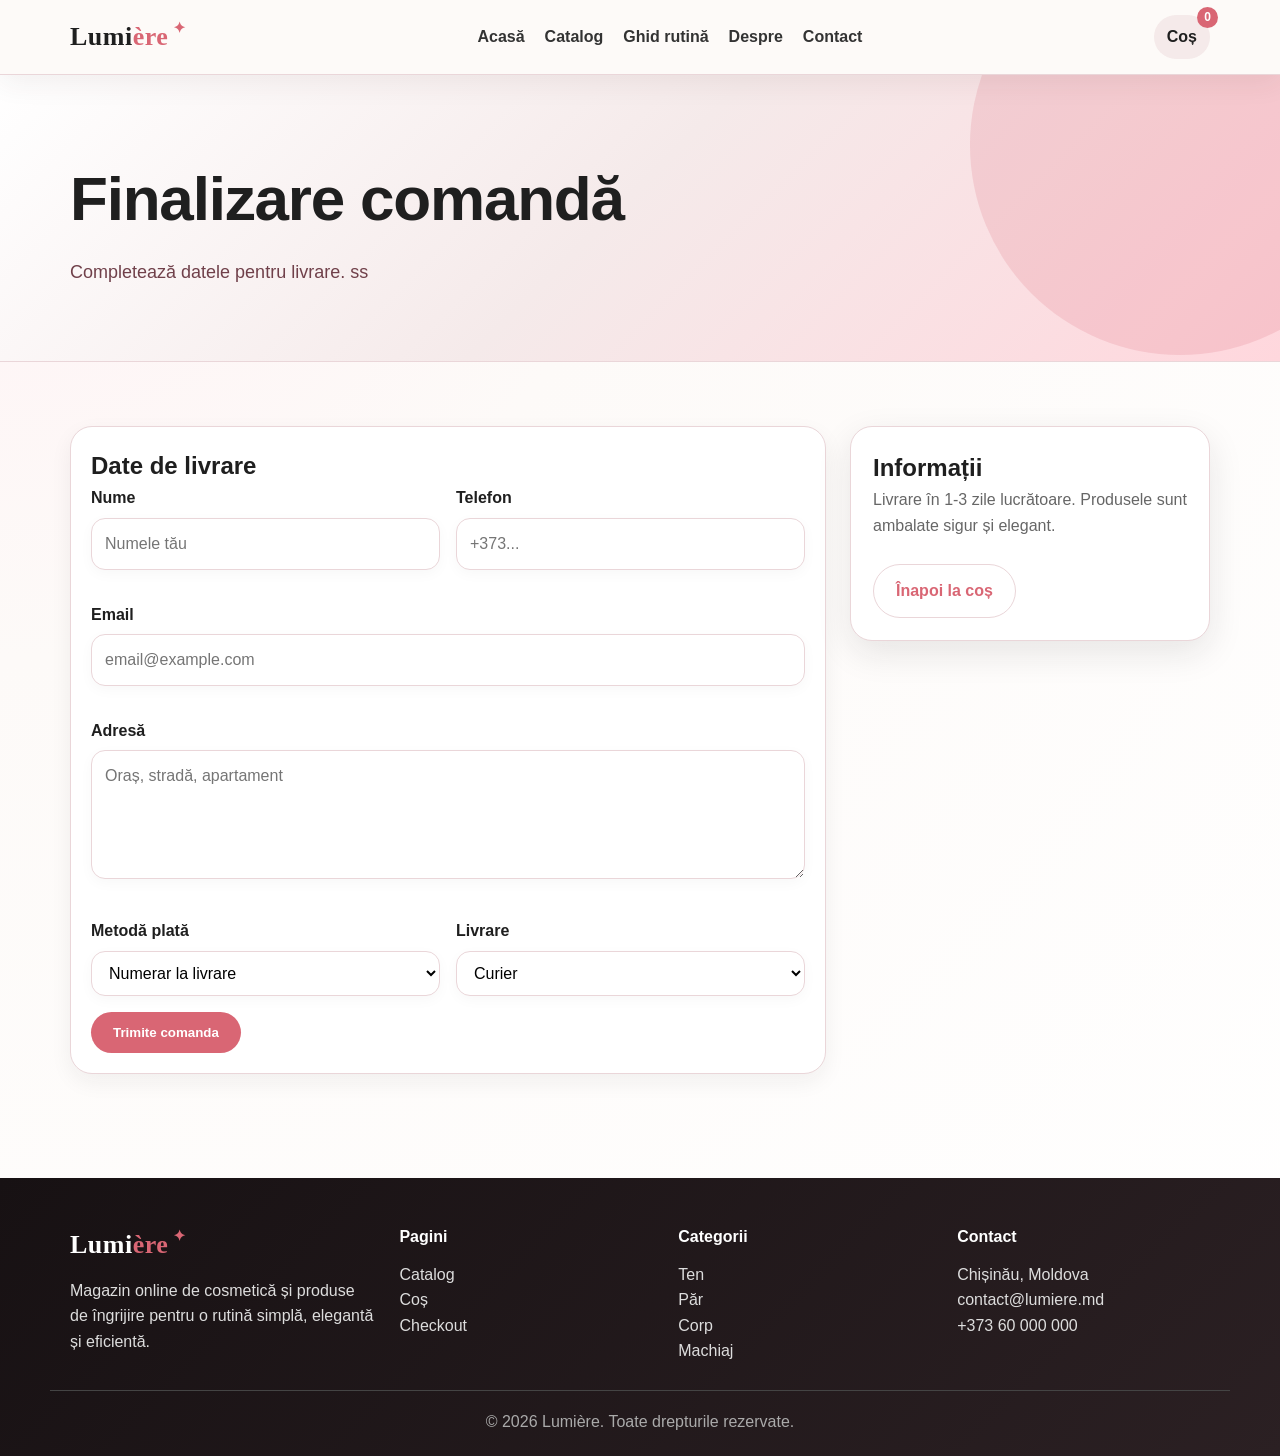
<file: checkout.html>
<!DOCTYPE html>
<html lang="ro">

<head>
  <meta charset="UTF-8">
  <meta name="viewport" content="width=device-width, initial-scale=1.0">
  <title>Checkout | Lumière</title>
  <link rel="stylesheet" href="css/style.css">
</head>

<body>

  <!-- ===== Header ===== -->
  <header class="header">
    <div class="container nav">
      <a class="logo" href="index.html">Lumi<span>ère</span></a>

      <nav class="menu">
        <a href="index.html">Acasă</a>
        <a href="catalog.html">Catalog</a>
        <a href="rutina.html">Ghid rutină</a>
        <a href="despre.html">Despre</a>
        <a href="contact.html">Contact</a>
      </nav>

      <div class="nav-actions">
        <a class="cart-link" href="cos.html">
          Coș <span class="cart-count">0</span>
        </a>
        <button class="burger" aria-label="Meniu">☰</button>
      </div>
    </div>
  </header>

  <!-- ===== Banner ===== -->
  <section class="banner">
    <div class="container">
      <h1>Finalizare comandă</h1>
      <p>Completează datele pentru livrare. ss</p>
    </div>
  </section>

  <!-- ===== Checkout ===== -->
  <main class="section">
    <div class="container cart-layout">

      <!-- Delivery Form -->
      <form
        class="card card-body"
        onsubmit="
          event.preventDefault();
          localStorage.removeItem('cosLumiere');
          updateCartCount();
          alert('Comanda a fost plasată cu succes!');
          location.href = 'index.html';
        "
      >
        <h2>Date de livrare</h2>

        <div class="form-grid">

          <div class="field">
            <label>Nume</label>
            <input required placeholder="Numele tău">
          </div>

          <div class="field">
            <label>Telefon</label>
            <input required placeholder="+373...">
          </div>

          <div class="field full">
            <label>Email</label>
            <input type="email" required placeholder="email@example.com">
          </div>

          <div class="field full">
            <label>Adresă</label>
            <textarea required rows="4" placeholder="Oraș, stradă, apartament"></textarea>
          </div>

          <div class="field">
            <label>Metodă plată</label>
            <select>
              <option>Numerar la livrare</option>
              <option>Card online</option>
            </select>
          </div>

          <div class="field">
            <label>Livrare</label>
            <select>
              <option>Curier</option>
              <option>Ridicare din magazin</option>
            </select>
          </div>

        </div>

        <button class="btn" type="submit">Trimite comanda</button>
      </form>

      <!-- Order Info Sidebar -->
      <aside class="summary">
        <h2>Informații</h2>
        <p class="muted">Livrare în 1-3 zile lucrătoare. Produsele sunt ambalate sigur și elegant.</p>
        <br>
        <a class="btn light" href="cos.html">Înapoi la coș</a>
      </aside>

    </div>
  </main>

  <!-- ===== Footer ===== -->
  <footer class="footer">
    <div class="container footer-grid">

      <div>
        <h3 class="logo">Lumi<span>ère</span></h3>
        <p>Magazin online de cosmetică și produse de îngrijire pentru o rutină simplă, elegantă și eficientă.</p>
      </div>

      <div>
        <h4>Pagini</h4>
        <p><a href="catalog.html">Catalog</a></p>
        <p><a href="cos.html">Coș</a></p>
        <p><a href="checkout.html">Checkout</a></p>
      </div>

      <div>
        <h4>Categorii</h4>
        <p>Ten</p>
        <p>Păr</p>
        <p>Corp</p>
        <p>Machiaj</p>
      </div>

      <div>
        <h4>Contact</h4>
        <p>Chișinău, Moldova</p>
        <p>contact@lumiere.md</p>
        <p>+373 60 000 000</p>
      </div>

    </div>

    <div class="container copy">
      © 2026 Lumière. Toate drepturile rezervate.
    </div>
  </footer>

  <!-- Toast Notification -->
  <div class="toast"></div>

  <!-- Scripts -->
  <script src="js/products.js"></script>
  <script src="js/app.js"></script>

</body>
</html>
</file>
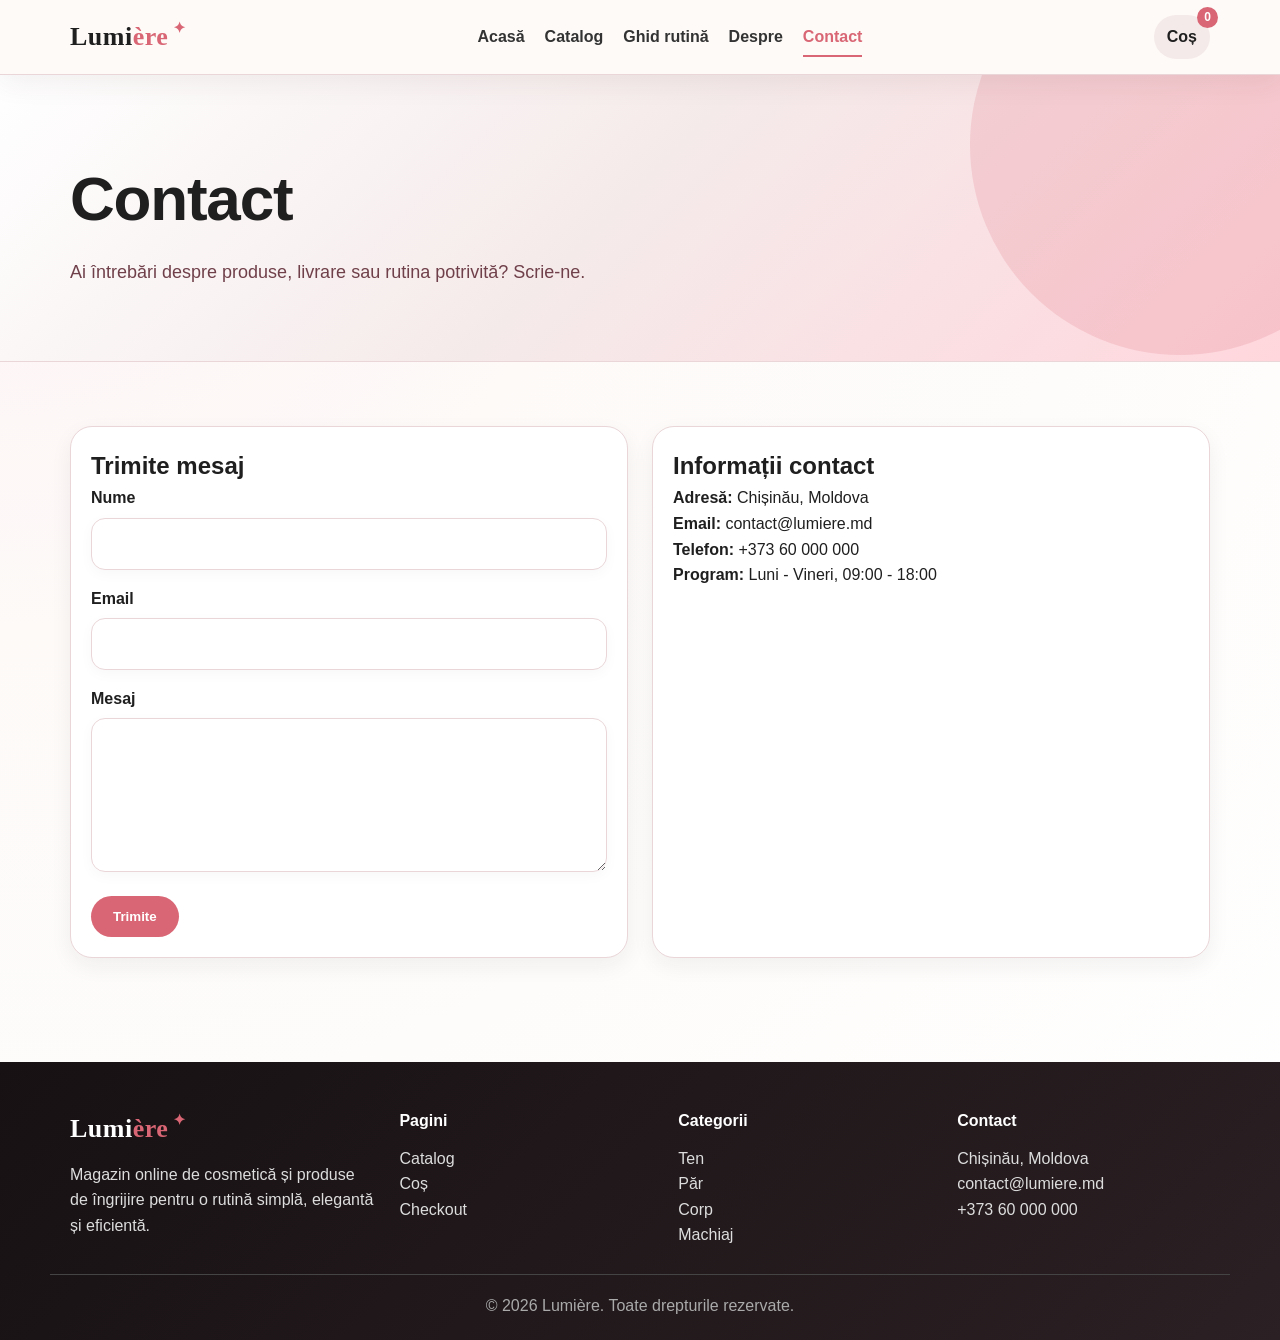
<file: contact.html>
<!DOCTYPE html>
<html lang="ro">

<head>
  <meta charset="UTF-8">
  <meta name="viewport" content="width=device-width, initial-scale=1.0">
  <title>Contact | Lumière</title>
  <link rel="stylesheet" href="css/style.css">
</head>

<body>

  <!-- ===== Header ===== -->
  <header class="header">
    <div class="container nav">
      <a class="logo" href="index.html">Lumi<span>ère</span></a>

      <nav class="menu">
        <a href="index.html">Acasă</a>
        <a href="catalog.html">Catalog</a>
        <a href="rutina.html">Ghid rutină</a>
        <a href="despre.html">Despre</a>
        <a href="contact.html">Contact</a>
      </nav>

      <div class="nav-actions">
        <a class="cart-link" href="cos.html">
          Coș <span class="cart-count">0</span>
        </a>
        <button class="burger" aria-label="Meniu">☰</button>
      </div>
    </div>
  </header>

  <!-- ===== Banner ===== -->
  <section class="banner">
    <div class="container">
      <h1>Contact</h1>
      <p>Ai întrebări despre produse, livrare sau rutina potrivită? Scrie-ne.</p>
    </div>
  </section>

  <!-- ===== Contact ===== -->
  <main class="section">
    <div class="container contact-box">

      <!-- Contact Form -->
      <form
        class="card card-body"
        onsubmit="event.preventDefault(); alert('Mesajul a fost trimis!')"
      >
        <h2>Trimite mesaj</h2>

        <div class="field">
          <label>Nume</label>
          <input required>
        </div>

        <div class="field">
          <label>Email</label>
          <input type="email" required>
        </div>

        <div class="field">
          <label>Mesaj</label>
          <textarea rows="5" required></textarea>
        </div>

        <button class="btn">Trimite</button>
      </form>

      <!-- Contact Info -->
      <div class="card card-body">
        <h2>Informații contact</h2>
        <p><strong>Adresă:</strong> Chișinău, Moldova</p>
        <p><strong>Email:</strong> contact@lumiere.md</p>
        <p><strong>Telefon:</strong> +373 60 000 000</p>
        <p><strong>Program:</strong> Luni - Vineri, 09:00 - 18:00</p>
      
      </div>

    </div>
  </main>

  <!-- ===== Footer ===== -->
  <footer class="footer">
    <div class="container footer-grid">

      <div>
        <h3 class="logo">Lumi<span>ère</span></h3>
        <p>Magazin online de cosmetică și produse de îngrijire pentru o rutină simplă, elegantă și eficientă.</p>
      </div>

      <div>
        <h4>Pagini</h4>
        <p><a href="catalog.html">Catalog</a></p>
        <p><a href="cos.html">Coș</a></p>
        <p><a href="checkout.html">Checkout</a></p>
      </div>

      <div>
        <h4>Categorii</h4>
        <p>Ten</p>
        <p>Păr</p>
        <p>Corp</p>
        <p>Machiaj</p>
      </div>

      <div>
        <h4>Contact</h4>
        <p>Chișinău, Moldova</p>
        <p>contact@lumiere.md</p>
        <p>+373 60 000 000</p>
      </div>

    </div>

    <div class="container copy">
      © 2026 Lumière. Toate drepturile rezervate.
    </div>
  </footer>

  <!-- Toast Notification -->
  <div class="toast"></div>

  <!-- Scripts -->
  <script src="js/products.js"></script>
  <script src="js/app.js"></script>

</body>
</html>
</file>
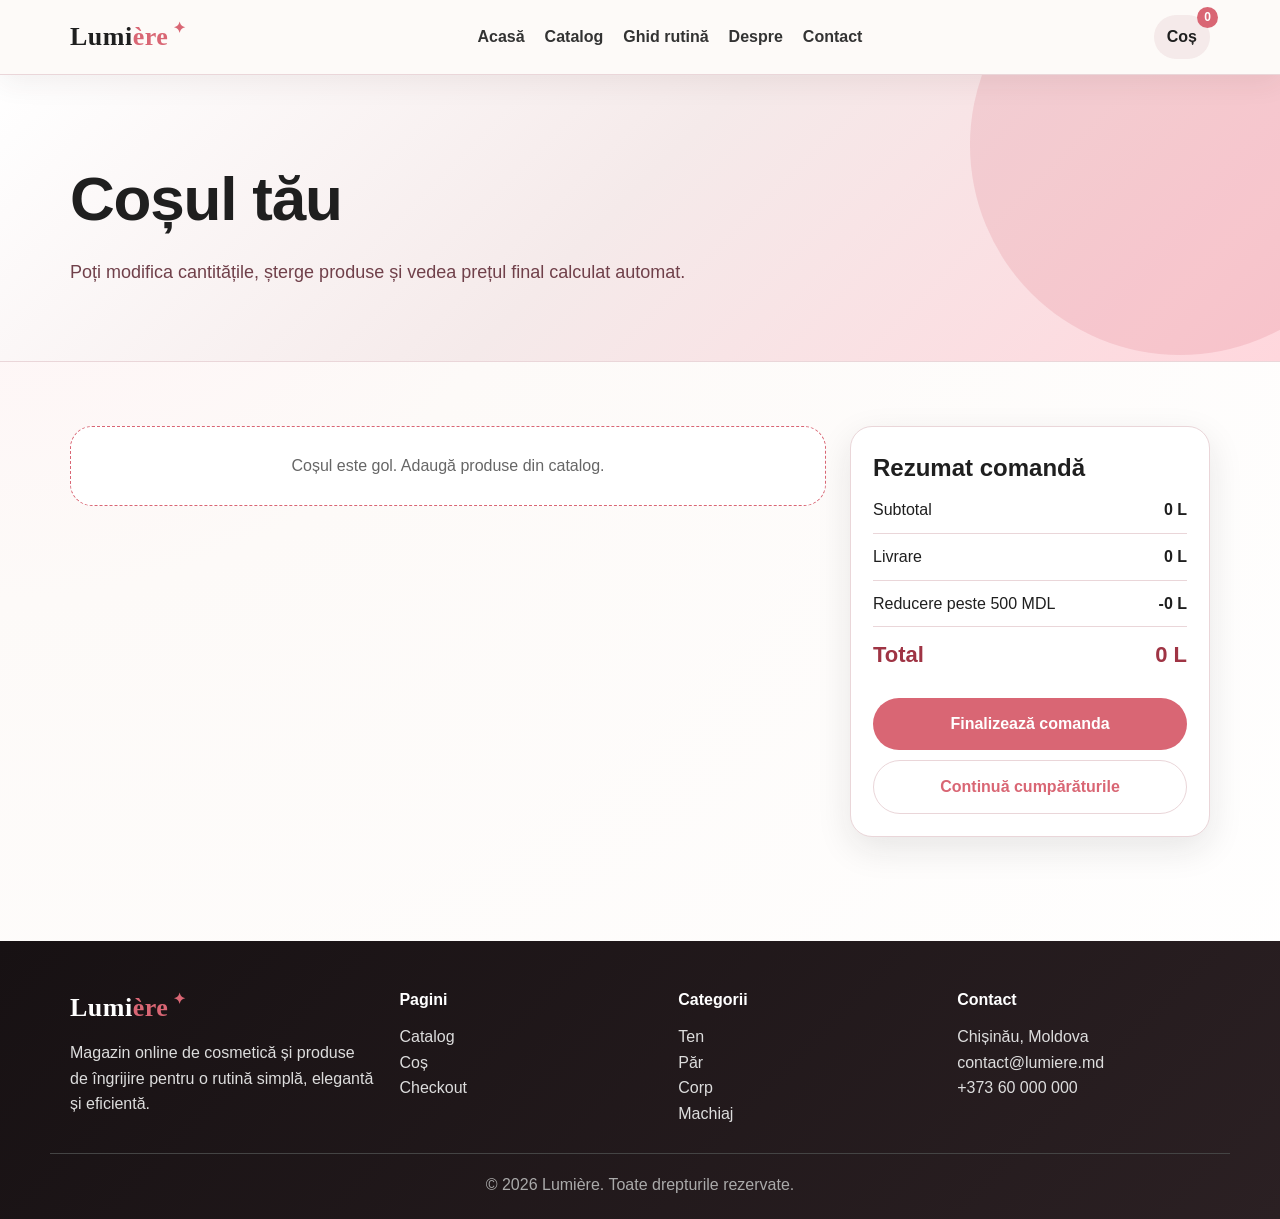
<file: cos.html>
<!DOCTYPE html>
<html lang="ro">

<head>
  <meta charset="UTF-8">
  <meta name="viewport" content="width=device-width, initial-scale=1.0">
  <title>Coș | Lumière</title>
  <link rel="stylesheet" href="css/style.css">
</head>

<body>

  <!-- ===== Header ===== -->
  <header class="header">
    <div class="container nav">
      <a class="logo" href="index.html">Lumi<span>ère</span></a>

      <nav class="menu">
        <a href="index.html">Acasă</a>
        <a href="catalog.html">Catalog</a>
        <a href="rutina.html">Ghid rutină</a>
        <a href="despre.html">Despre</a>
        <a href="contact.html">Contact</a>
      </nav>

      <div class="nav-actions">
        <a class="cart-link" href="cos.html">
          Coș <span class="cart-count">0</span>
        </a>
        <button class="burger" aria-label="Meniu">☰</button>
      </div>
    </div>
  </header>

  <!-- ===== Banner ===== -->
  <section class="banner">
    <div class="container">
      <h1>Coșul tău</h1>
      <p>Poți modifica cantitățile, șterge produse și vedea prețul final calculat automat.</p>
    </div>
  </section>

  <!-- ===== Cart ===== -->
  <main class="section">
    <div class="container cart-layout">

      <!-- Cart Items -->
      <section id="cartItems"></section>

      <!-- Order Summary -->
      <aside class="summary">
        <h2>Rezumat comandă</h2>

        <div class="summary-line">
          <span>Subtotal</span>
          <strong id="subtotal">0 MDL</strong>
        </div>

        <div class="summary-line">
          <span>Livrare</span>
          <strong id="delivery">0 MDL</strong>
        </div>

        <div class="summary-line">
          <span>Reducere peste 500 MDL</span>
          <strong id="discount">0 MDL</strong>
        </div>

        <div class="summary-line total">
          <span>Total</span>
          <strong id="total">0 MDL</strong>
        </div>

        <a
          class="btn"
          href="checkout.html"
          style="width: 100%; margin-top: 16px"
        >
          Finalizează comanda
        </a>

        <a
          class="btn light"
          href="catalog.html"
          style="width: 100%; margin-top: 10px"
        >
          Continuă cumpărăturile
        </a>
      </aside>

    </div>
  </main>

  <!-- ===== Footer ===== -->
  <footer class="footer">
    <div class="container footer-grid">

      <div>
        <h3 class="logo">Lumi<span>ère</span></h3>
        <p>Magazin online de cosmetică și produse de îngrijire pentru o rutină simplă, elegantă și eficientă.</p>
      </div>

      <div>
        <h4>Pagini</h4>
        <p><a href="catalog.html">Catalog</a></p>
        <p><a href="cos.html">Coș</a></p>
        <p><a href="checkout.html">Checkout</a></p>
      </div>

      <div>
        <h4>Categorii</h4>
        <p>Ten</p>
        <p>Păr</p>
        <p>Corp</p>
        <p>Machiaj</p>
      </div>

      <div>
        <h4>Contact</h4>
        <p>Chișinău, Moldova</p>
        <p>contact@lumiere.md</p>
        <p>+373 60 000 000</p>
      </div>

    </div>

    <div class="container copy">
      © 2026 Lumière. Toate drepturile rezervate.
    </div>
  </footer>

  <!-- Toast Notification -->
  <div class="toast"></div>

  <!-- Scripts -->
  <script src="js/products.js"></script>
  <script src="js/app.js"></script>

</body>
</html>
</file>
<file: css/style.css>
/* =====================================================
   CSS Variables / Design Tokens
   ===================================================== */

:root {
  --accent: #D96674;
  --accent-dark: #9f3444;
  --rose: #F5EAEA;
  --cream: #FDFAF8;
  --text: #1f1f1f;
  --muted: #666;
  --white: #fff;
  --border: #ead6d9;
  --shadow: 0 12px 35px rgba(31, 31, 31, .10);
  --radius: 22px;
  --max: 1180px;
  --font: 'Segoe UI', Arial, sans-serif;
}


/* =====================================================
   Reset & Base
   ===================================================== */

* {
  box-sizing: border-box;
  margin: 0;
  padding: 0;
}

body {
  font-family: var(--font);
  background: var(--cream);
  color: var(--text);
  line-height: 1.6;
}

a {
  text-decoration: none;
  color: inherit;
}

img {
  max-width: 100%;
  display: block;
}


/* =====================================================
   Layout
   ===================================================== */

.container {
  max-width: var(--max);
  margin: auto;
  padding: 0 20px;
}


/* =====================================================
   Header & Navigation
   ===================================================== */

.header {
  position: sticky;
  top: 0;
  z-index: 50;
  background: rgba(253, 250, 248, .96);
  backdrop-filter: blur(12px);
  border-bottom: 1px solid var(--border);
}

.nav {
  height: 74px;
  display: flex;
  align-items: center;
  justify-content: space-between;
  gap: 22px;
}

.logo {
  font-size: 26px;
  font-weight: 800;
  letter-spacing: .5px;
}

.logo span {
  color: var(--accent);
}

.menu {
  display: flex;
  align-items: center;
  gap: 20px;
}

.menu a {
  font-weight: 600;
  color: #333;
}

.menu a:hover,
.menu a.active {
  color: var(--accent);
}

.nav-actions {
  display: flex;
  align-items: center;
  gap: 12px;
}

.cart-link {
  position: relative;
  background: var(--rose);
  padding: 9px 13px;
  border-radius: 999px;
  font-weight: 700;
}

.cart-count {
  position: absolute;
  top: -8px;
  right: -8px;
  background: var(--accent);
  color: #fff;
  border-radius: 999px;
  font-size: 12px;
  min-width: 21px;
  height: 21px;
  display: grid;
  place-items: center;
}

.burger {
  display: none;
  border: 0;
  background: var(--text);
  color: #fff;
  border-radius: 10px;
  padding: 9px 12px;
  font-size: 18px;
}


/* =====================================================
   Buttons
   ===================================================== */

.btn {
  display: inline-flex;
  align-items: center;
  justify-content: center;
  gap: 8px;
  border: 0;
  border-radius: 999px;
  padding: 13px 22px;
  font-weight: 800;
  cursor: pointer;
  transition: .25s;
  background: var(--accent);
  color: white;
}

.btn:hover {
  background: var(--accent-dark);
  transform: translateY(-2px);
}

.btn.light {
  background: white;
  color: var(--accent);
  border: 1px solid var(--border);
}

.btn.dark {
  background: #1f1f1f;
  color: white;
}

.btn.small {
  padding: 9px 14px;
  font-size: 14px;
}


/* =====================================================
   Hero Section
   ===================================================== */

.hero {
  padding: 78px 0;
  background: linear-gradient(135deg, var(--rose), #fff 55%, #fff3f5);
}

.hero-grid {
  display: grid;
  grid-template-columns: 1.05fr .95fr;
  gap: 40px;
  align-items: center;
}

.eyebrow {
  text-transform: uppercase;
  letter-spacing: 2px;
  color: var(--accent);
  font-weight: 800;
  font-size: 13px;
}

.hero h1 {
  font-size: clamp(38px, 6vw, 68px);
  line-height: 1.05;
  margin: 14px 0;
}

.hero p {
  font-size: 18px;
  color: var(--muted);
  max-width: 610px;
}

.hero-actions {
  display: flex;
  gap: 14px;
  margin-top: 28px;
  flex-wrap: wrap;
}

.hero-card {
  background: white;
  border-radius: 34px;
  box-shadow: var(--shadow);
  overflow: hidden;
  position: relative;
}

.hero-card img {
  height: 510px;
  width: 100%;
  object-fit: cover;
}

.badge {
  position: absolute;
  left: 22px;
  bottom: 22px;
  background: rgba(255, 255, 255, .9);
  border-radius: 18px;
  padding: 14px 18px;
  font-weight: 800;
  color: var(--accent-dark);
}


/* =====================================================
   Sections & Grid
   ===================================================== */

.section {
  padding: 64px 0;
}

.section-title {
  display: flex;
  align-items: end;
  justify-content: space-between;
  gap: 20px;
  margin-bottom: 28px;
}

.section-title h2 {
  font-size: 34px;
}

.section-title p {
  color: var(--muted);
  max-width: 560px;
}

.grid-3 {
  display: grid;
  grid-template-columns: repeat(3, 1fr);
  gap: 22px;
}

.grid-4 {
  display: grid;
  grid-template-columns: repeat(4, 1fr);
  gap: 22px;
}


/* =====================================================
   Cards
   ===================================================== */

.card {
  background: white;
  border: 1px solid var(--border);
  border-radius: var(--radius);
  box-shadow: 0 8px 22px rgba(31, 31, 31, .06);
  overflow: hidden;
}

.card-body {
  padding: 20px;
}

.category img {
  height: 230px;
  width: 100%;
  object-fit: cover;
}

.category h3 {
  font-size: 22px;
  margin-bottom: 6px;
}

.category p,
.product p,
.muted {
  color: var(--muted);
}


/* =====================================================
   Product Cards
   ===================================================== */

.product {
  position: relative;
}

.product img {
  height: 250px;
  width: 100%;
  object-fit: cover;
  background: var(--rose);
}

.product h3 {
  font-size: 18px;
  margin-bottom: 6px;
}

.price {
  font-size: 20px;
  font-weight: 900;
  color: var(--accent-dark);
  margin: 10px 0;
}

.product .meta {
  display: flex;
  justify-content: space-between;
  align-items: center;
  gap: 10px;
}

.tag {
  background: var(--rose);
  color: var(--accent-dark);
  padding: 5px 9px;
  border-radius: 999px;
  font-size: 12px;
  font-weight: 800;
}

.stars {
  color: #9f3444;
  font-size: 14px;
}


/* =====================================================
   Banner
   ===================================================== */

.banner {
  padding: 62px 0;
  background: linear-gradient(135deg, #21191b, #6f2d39);
  color: white;
}

.banner h1 {
  font-size: 42px;
}

.banner p {
  color: #ffe4e7;
  max-width: 720px;
  margin-top: 10px;
}


/* =====================================================
   Catalog Layout & Filters
   ===================================================== */

.catalog-layout {
  display: grid;
  grid-template-columns: 270px 1fr;
  gap: 26px;
}

.filters {
  background: white;
  border: 1px solid var(--border);
  border-radius: var(--radius);
  padding: 22px;
  height: max-content;
  position: sticky;
  top: 95px;
}

.filters h3 {
  margin-bottom: 16px;
}

.field {
  margin-bottom: 16px;
}

.field label {
  font-weight: 800;
  display: block;
  margin-bottom: 7px;
}

.field input,
.field select,
.field textarea {
  width: 100%;
  padding: 12px 13px;
  border: 1px solid var(--border);
  border-radius: 14px;
  background: #fff;
  font: inherit;
}

.check {
  display: flex;
  align-items: center;
  gap: 9px;
  margin: 8px 0;
  color: #444;
}

.toolbar {
  display: flex;
  justify-content: space-between;
  align-items: center;
  gap: 14px;
  margin-bottom: 18px;
  flex-wrap: wrap;
}

.search {
  min-width: 260px;
  padding: 12px 14px;
  border: 1px solid var(--border);
  border-radius: 999px;
  background: white;
}

.empty {
  padding: 26px;
  background: white;
  border: 1px dashed var(--accent);
  border-radius: var(--radius);
  text-align: center;
  color: var(--muted);
}


/* =====================================================
   Product Page
   ===================================================== */

.product-page {
  display: grid;
  grid-template-columns: 1fr 1fr;
  gap: 42px;
  align-items: start;
}

.gallery-main {
  background: white;
  border-radius: var(--radius);
  overflow: hidden;
  border: 1px solid var(--border);
}

.gallery-main img {
  height: 520px;
  width: 100%;
  object-fit: cover;
  cursor: zoom-in;
}

.zoom-box {
  overflow: hidden;
}

.zoom-box img:hover {
  transform: scale(1.45);
  transition: .35s;
}

.qty {
  display: flex;
  align-items: center;
  gap: 10px;
  margin: 18px 0;
}

.qty button {
  width: 38px;
  height: 38px;
  border: 0;
  border-radius: 50%;
  background: var(--rose);
  font-weight: 900;
  cursor: pointer;
}

.qty input {
  width: 58px;
  text-align: center;
  padding: 10px;
  border: 1px solid var(--border);
  border-radius: 12px;
}

.info-list {
  margin: 20px 0 0 18px;
  color: #444;
}


/* =====================================================
   Cart
   ===================================================== */

.cart-row {
  display: grid;
  grid-template-columns: 90px 1fr auto auto;
  gap: 16px;
  align-items: center;
  padding: 16px;
  background: white;
  border: 1px solid var(--border);
  border-radius: 18px;
  margin-bottom: 12px;
}

.cart-row img {
  width: 90px;
  height: 90px;
  object-fit: cover;
  border-radius: 14px;
}

.summary {
  background: white;
  border: 1px solid var(--border);
  border-radius: var(--radius);
  padding: 22px;
  box-shadow: var(--shadow);
}

.summary-line {
  display: flex;
  justify-content: space-between;
  padding: 10px 0;
  border-bottom: 1px solid var(--border);
}

.summary-line.total {
  font-size: 22px;
  font-weight: 900;
  border: 0;
  color: var(--accent-dark);
}

.cart-layout {
  display: grid;
  grid-template-columns: 1fr 360px;
  gap: 24px;
  align-items: start;
}


/* =====================================================
   Forms & Contact
   ===================================================== */

.form-grid {
  display: grid;
  grid-template-columns: 1fr 1fr;
  gap: 16px;
}

.form-grid .full {
  grid-column: 1 / -1;
}

.contact-box {
  display: grid;
  grid-template-columns: 1fr 1fr;
  gap: 24px;
}


/* =====================================================
   Footer
   ===================================================== */

.footer {
  background: #1f1f1f;
  color: white;
  padding: 46px 0 22px;
  margin-top: 40px;
}

.footer-grid {
  display: grid;
  grid-template-columns: 1.2fr repeat(3, 1fr);
  gap: 26px;
}

.footer a,
.footer p {
  color: #ddd;
}

.footer h3,
.footer h4 {
  margin-bottom: 12px;
}

.copy {
  text-align: center;
  color: #aaa;
  border-top: 1px solid #444;
  margin-top: 26px;
  padding-top: 18px;
}


/* =====================================================
   Toast Notification
   ===================================================== */

.toast {
  position: fixed;
  right: 22px;
  bottom: 22px;
  background: #1f1f1f;
  color: white;
  padding: 14px 18px;
  border-radius: 14px;
  box-shadow: var(--shadow);
  opacity: 0;
  transform: translateY(20px);
  pointer-events: none;
  transition: .25s;
  z-index: 100;
}

.toast.show {
  opacity: 1;
  transform: translateY(0);
}


/* =====================================================
   Responsive — 950px
   ===================================================== */

@media (max-width: 950px) {
  .burger {
    display: block;
  }

  .menu {
    position: fixed;
    top: 74px;
    left: 0;
    right: 0;
    background: white;
    flex-direction: column;
    align-items: flex-start;
    padding: 20px;
    display: none;
    border-bottom: 1px solid var(--border);
  }

  .menu.open {
    display: flex;
  }

  .hero-grid,
  .product-page,
  .cart-layout,
  .contact-box {
    grid-template-columns: 1fr;
  }

  .catalog-layout {
    grid-template-columns: 1fr;
  }

  .filters {
    position: static;
  }

  .grid-4 {
    grid-template-columns: repeat(2, 1fr);
  }

  .footer-grid {
    grid-template-columns: 1fr 1fr;
  }

  .hero-card img {
    height: 390px;
  }
}


/* =====================================================
   Responsive — 620px
   ===================================================== */

@media (max-width: 620px) {
  .grid-3,
  .grid-4 {
    grid-template-columns: 1fr;
  }

  .section {
    padding: 42px 0;
  }

  .banner h1 {
    font-size: 32px;
  }

  .cart-row {
    grid-template-columns: 70px 1fr;
  }

  .cart-row img {
    width: 70px;
    height: 70px;
  }

  .cart-row .price,
  .cart-row .remove {
    grid-column: 2;
  }

  .form-grid {
    grid-template-columns: 1fr;
  }

  .footer-grid {
    grid-template-columns: 1fr;
  }

  .nav {
    gap: 10px;
  }

  .logo {
    font-size: 21px;
  }

  .search {
    min-width: 100%;
  }
}


/* =====================================================
   Theme Enhancements
   ===================================================== */

body {
  background: radial-gradient(circle at top left, #fff1f4 0, #FDFAF8 34%, #fff 100%);
}

.header {
  box-shadow: 0 8px 28px rgba(72, 38, 44, .07);
}

.logo {
  font-family: Georgia, 'Times New Roman', serif;
  font-weight: 900;
}

.logo:after {
  content: ' ✦';
  color: var(--accent);
  font-size: 15px;
  vertical-align: top;
}

.menu a {
  position: relative;
}

.menu a:after {
  content: '';
  position: absolute;
  left: 0;
  bottom: -7px;
  width: 0;
  height: 2px;
  background: var(--accent);
  transition: .25s;
}

.menu a:hover:after,
.menu a.active:after {
  width: 100%;
}

.hero {
  position: relative;
  overflow: hidden;
  background: linear-gradient(135deg, #fff 0%, #F5EAEA 42%, #f8cdd4 100%);
}

.hero:before {
  content: '';
  position: absolute;
  width: 360px;
  height: 360px;
  border-radius: 50%;
  background: rgba(217, 102, 116, .18);
  right: -90px;
  top: -110px;
}

.hero:after {
  content: '';
  position: absolute;
  width: 260px;
  height: 260px;
  border-radius: 50%;
  background: rgba(255, 255, 255, .65);
  left: -80px;
  bottom: -90px;
}

.hero .container {
  position: relative;
  z-index: 1;
}

.hero h1 {
  letter-spacing: -1.5px;
}

.hero-card {
  transform: rotate(1.3deg);
  border: 10px solid #fff;
}

.badge {
  box-shadow: 0 12px 25px rgba(0, 0, 0, .12);
}

.section-title h2 {
  font-size: clamp(30px, 4vw, 44px);
  letter-spacing: -.8px;
}

.card {
  transition: transform .25s, box-shadow .25s, border-color .25s;
}

.card:hover {
  transform: translateY(-7px);
  box-shadow: 0 18px 45px rgba(85, 40, 48, .14);
  border-color: #e8b5bd;
}

.category {
  position: relative;
}

.category img {
  height: 260px;
  filter: saturate(1.05);
}

.category .card-body {
  background: linear-gradient(180deg, #fff, #fff7f8);
}

.product {
  display: flex;
  flex-direction: column;
  min-height: 100%;
}

.product-img {
  position: relative;
  overflow: hidden;
}

.product img {
  height: 285px;
  transition: transform .35s;
}

.product:hover img {
  transform: scale(1.06);
}

.product .card-body {
  display: flex;
  flex-direction: column;
  flex: 1;
}

.product p {
  min-height: 72px;
}

.product .btn {
  margin-top: auto;
  width: 100%;
}

.new-badge {
  position: absolute;
  top: 14px;
  left: 14px;
  background: rgba(31, 31, 31, .82);
  color: #fff;
  border-radius: 999px;
  padding: 7px 12px;
  font-size: 12px;
  font-weight: 900;
  letter-spacing: .3px;
}

.products-grid {
  align-items: stretch;
}

.banner {
  position: relative;
  overflow: hidden;
  background: linear-gradient(120deg, #171113, #5d2430 55%, #D96674);
}

.banner:after {
  content: '';
  position: absolute;
  width: 420px;
  height: 420px;
  border-radius: 50%;
  background: rgba(255, 255, 255, .12);
  right: -120px;
  top: -150px;
}

.banner .container {
  position: relative;
  z-index: 1;
}

.filters {
  background: rgba(255, 255, 255, .86);
  backdrop-filter: blur(12px);
  box-shadow: 0 18px 45px rgba(85, 40, 48, .10);
}

.filters h3 {
  font-size: 24px;
}

.field input,
.field select,
.field textarea {
  box-shadow: 0 4px 14px rgba(0, 0, 0, .03);
}

.toolbar {
  background: #fff;
  border: 1px solid var(--border);
  border-radius: 18px;
  padding: 16px 18px;
  box-shadow: 0 8px 22px rgba(31, 31, 31, .05);
}

.price {
  font-size: 23px;
  color: #7f2030;
}

.footer {
  background: linear-gradient(135deg, #171113, #2b2023);
}

.gallery-main {
  box-shadow: var(--shadow);
}

.product-page h1 {
  font-size: clamp(34px, 5vw, 56px);
  line-height: 1.05;
  margin: 10px 0 14px;
}

@media (max-width: 950px) {
  .hero-card {
    transform: none;
  }

  .product img {
    height: 250px;
  }
}


/* =====================================================
   Promo Strip
   ===================================================== */

.promo-strip {
  display: grid;
  grid-template-columns: 1fr auto;
  gap: 24px;
  align-items: center;
  background: linear-gradient(135deg, #fff, #F5EAEA);
  border: 1px solid var(--border);
  border-radius: 32px;
  padding: 34px;
  box-shadow: var(--shadow);
}

.promo-strip h2 {
  font-size: 34px;
  margin: 6px 0;
}

@media (max-width: 700px) {
  .promo-strip {
    grid-template-columns: 1fr;
    padding: 24px;
  }
}


/* =====================================================
   Banner Override (Light Theme)
   ===================================================== */

.banner {
  background: linear-gradient(135deg, #fff 0%, #F5EAEA 48%, #ffd7dd 100%) !important;
  color: var(--text) !important;
  border-bottom: 1px solid var(--border);
  padding: 74px 0;
  position: relative;
  overflow: hidden;
}

.banner:before {
  content: '';
  position: absolute;
  right: -110px;
  top: -140px;
  width: 420px;
  height: 420px;
  border-radius: 50%;
  background: rgba(217, 102, 116, .18);
}

.banner:after {
  content: '✦';
  position: absolute;
  right: 12%;
  bottom: 18px;
  color: rgba(217, 102, 116, .35);
  font-size: 72px;
  background: none !important;
  width: auto;
  height: auto;
}

.banner h1 {
  font-size: clamp(38px, 6vw, 62px);
  letter-spacing: -1.2px;
}

.banner p {
  color: #70404a !important;
  font-size: 18px;
  max-width: 760px;
}

.filters .search {
  min-width: 0;
  width: 100%;
  max-width: 100%;
  display: block;
  border-radius: 14px;
}

.filters input,
.filters select {
  max-width: 100%;
}

.catalog-layout {
  align-items: start;
}


/* =====================================================
   Page Hero
   ===================================================== */

.page-hero {
  padding: 84px 0;
  background: linear-gradient(135deg, #fff 0%, #F5EAEA 52%, #ffd7dd 100%);
  border-bottom: 1px solid var(--border);
  overflow: hidden;
  position: relative;
}

.page-hero:before {
  content: '';
  position: absolute;
  left: -120px;
  top: -130px;
  width: 360px;
  height: 360px;
  border-radius: 50%;
  background: rgba(217, 102, 116, .13);
}

.page-hero:after {
  content: '';
  position: absolute;
  right: -100px;
  bottom: -160px;
  width: 430px;
  height: 430px;
  border-radius: 50%;
  background: rgba(255, 255, 255, .7);
}

.page-hero-grid {
  position: relative;
  z-index: 1;
  display: grid;
  grid-template-columns: 1.02fr .98fr;
  gap: 44px;
  align-items: center;
}

.page-hero h1 {
  font-size: clamp(40px, 6vw, 68px);
  line-height: 1.04;
  letter-spacing: -1.4px;
  margin: 14px 0;
}

.page-hero p {
  font-size: 18px;
  color: #70404a;
  max-width: 640px;
}

.hero-collage,
.brand-showcase {
  position: relative;
  min-height: 480px;
}

.collage-main,
.brand-showcase > img {
  width: 78%;
  height: 430px;
  object-fit: cover;
  border-radius: 36px;
  box-shadow: var(--shadow);
  border: 10px solid #fff;
  margin-left: auto;
}

.collage-small {
  position: absolute;
  width: 190px;
  height: 190px;
  object-fit: cover;
  border-radius: 28px;
  border: 8px solid #fff;
  box-shadow: 0 18px 45px rgba(85, 40, 48, .18);
}

.collage-small.one {
  left: 0;
  bottom: 18px;
}

.collage-small.two {
  right: 20px;
  top: 0;
  width: 150px;
  height: 150px;
}

.brand-showcase > img {
  height: 470px;
  width: 86%;
}

.brand-note {
  position: absolute;
  left: 10px;
  bottom: 30px;
  background: rgba(255, 255, 255, .92);
  border: 1px solid var(--border);
  border-radius: 24px;
  padding: 18px 20px;
  box-shadow: var(--shadow);
  max-width: 260px;
}

.brand-note strong {
  display: block;
  font-size: 38px;
  color: var(--accent-dark);
  line-height: 1;
}

.brand-note span {
  color: #70404a;
  font-weight: 700;
}


/* =====================================================
   About / Story
   ===================================================== */

.about-story {
  display: grid;
  grid-template-columns: .9fr 1.1fr;
  gap: 42px;
  align-items: center;
}

.about-story h2 {
  font-size: clamp(32px, 5vw, 52px);
  line-height: 1.08;
  margin: 10px 0 18px;
}

.about-story p {
  color: var(--muted);
  margin-bottom: 12px;
}

.story-grid {
  display: grid;
  grid-template-columns: 1fr 1fr;
  gap: 16px;
}

.story-grid img {
  height: 210px;
  width: 100%;
  object-fit: cover;
  border-radius: 26px;
  box-shadow: 0 12px 30px rgba(85, 40, 48, .12);
}

.story-grid img:nth-child(2),
.story-grid img:nth-child(3) {
  transform: translateY(24px);
}

.soft-section {
  background: linear-gradient(135deg, rgba(245, 234, 234, .75), rgba(255, 255, 255, .85));
  border-top: 1px solid var(--border);
  border-bottom: 1px solid var(--border);
}


/* =====================================================
   Value Cards & Tip Cards
   ===================================================== */

.value-card,
.tip-card {
  background: #fff;
  border: 1px solid var(--border);
  border-radius: 28px;
  padding: 28px;
  box-shadow: 0 12px 30px rgba(85, 40, 48, .08);
  transition: .25s;
}

.value-card:hover,
.tip-card:hover {
  transform: translateY(-6px);
  box-shadow: 0 18px 45px rgba(85, 40, 48, .14);
}

.value-card span,
.routine-step span {
  display: inline-grid;
  place-items: center;
  width: 46px;
  height: 46px;
  border-radius: 50%;
  background: var(--rose);
  color: var(--accent-dark);
  font-weight: 900;
  margin-bottom: 14px;
}

.value-card h3,
.tip-card h3 {
  font-size: 24px;
  margin-bottom: 8px;
}

.value-card p,
.tip-card p {
  color: var(--muted);
}


/* =====================================================
   Routine Timeline
   ===================================================== */

.routine-timeline {
  display: grid;
  gap: 18px;
}

.routine-step {
  display: grid;
  grid-template-columns: 70px 210px 1fr;
  gap: 22px;
  align-items: center;
  background: #fff;
  border: 1px solid var(--border);
  border-radius: 30px;
  padding: 18px;
  box-shadow: 0 12px 30px rgba(85, 40, 48, .08);
}

.routine-step span {
  margin: 0;
}

.routine-step img {
  height: 150px;
  width: 210px;
  object-fit: cover;
  border-radius: 22px;
}

.routine-step h3 {
  font-size: 24px;
  margin-bottom: 6px;
}

.routine-step p {
  color: var(--muted);
}


/* =====================================================
   Responsive — Page / About / Routine (950px)
   ===================================================== */

@media (max-width: 950px) {
  .page-hero-grid,
  .about-story {
    grid-template-columns: 1fr;
  }

  .hero-collage,
  .brand-showcase {
    min-height: auto;
  }

  .collage-main,
  .brand-showcase > img {
    width: 100%;
    height: 380px;
  }

  .collage-small {
    display: none;
  }

  .story-grid img:nth-child(2),
  .story-grid img:nth-child(3) {
    transform: none;
  }

  .routine-step {
    grid-template-columns: 56px 1fr;
  }

  .routine-step img {
    grid-column: 1 / -1;
    width: 100%;
    height: 220px;
    order: -1;
  }

  .routine-step span {
    width: 44px;
    height: 44px;
  }
}


/* =====================================================
   Responsive — Page / About / Routine (620px)
   ===================================================== */

@media (max-width: 620px) {
  .page-hero {
    padding: 54px 0;
  }

  .banner {
    padding: 50px 0;
  }

  .page-hero h1 {
    font-size: 36px;
  }

  .collage-main,
  .brand-showcase > img {
    height: 300px;
    border-width: 6px;
    border-radius: 26px;
  }

  .brand-note {
    position: static;
    margin-top: 16px;
    max-width: none;
  }

  .story-grid {
    grid-template-columns: 1fr;
  }

  .routine-step {
    grid-template-columns: 1fr;
    padding: 16px;
  }

  .routine-step img {
    height: 190px;
  }

  .routine-step span {
    margin-bottom: 0;
  }
}
</file>
